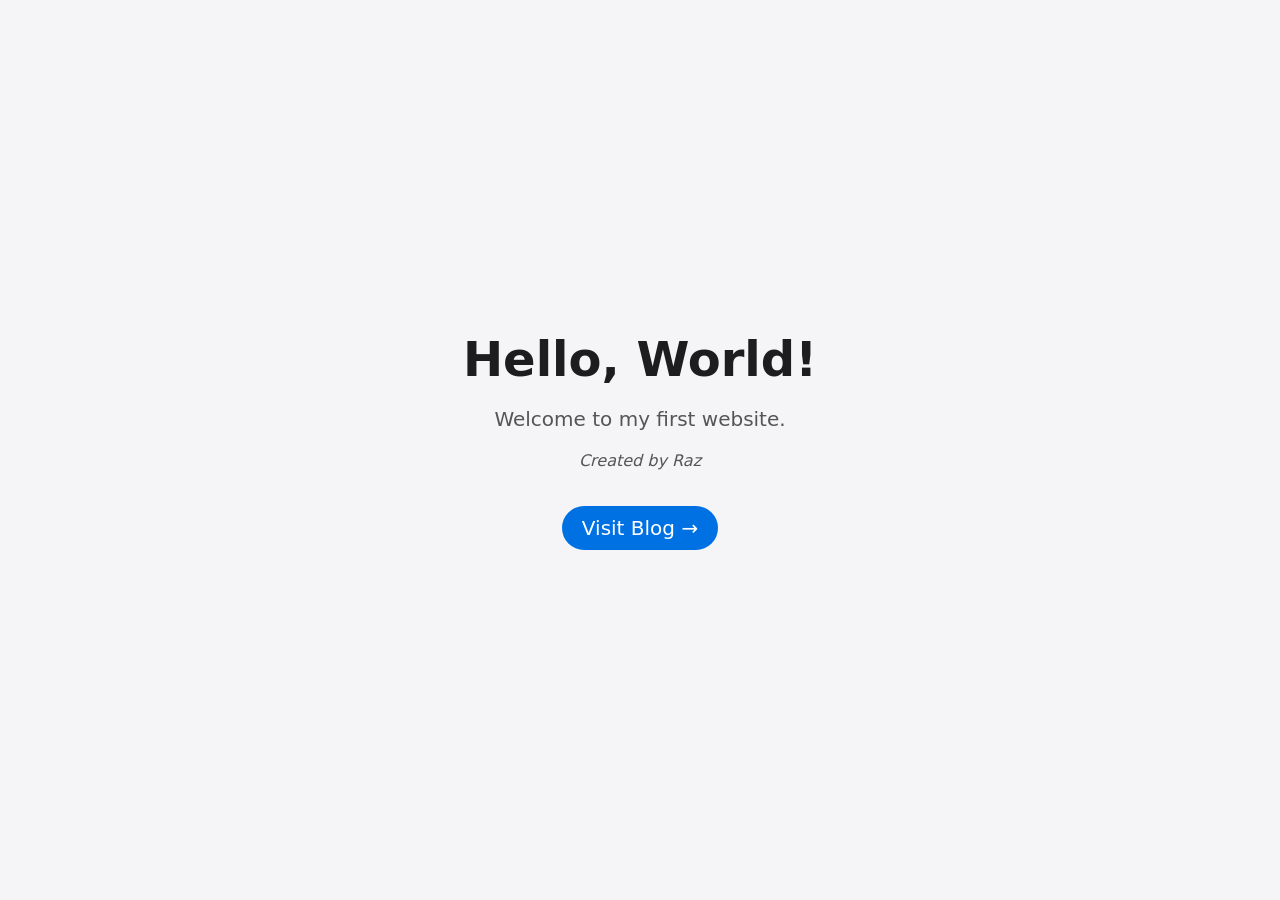
<file: index.html>
<!DOCTYPE html>
<html lang="en">
<head>
  <meta charset="UTF-8">
  <meta name="viewport" content="width=device-width, initial-scale=1.0">
  <title>Hello World</title>
  <link rel="stylesheet" href="style.css">
</head>
<body>
  <main>
    <h1>Hello, World!</h1>
    <p>Welcome to my first website.</p>
    <p class="creator">Created by Raz</p>
    <p><a href="blog.html" class="blog-link">Visit Blog <span aria-hidden="true">&rarr;</span></a></p>
  </main>
</body>
</html>
</file>
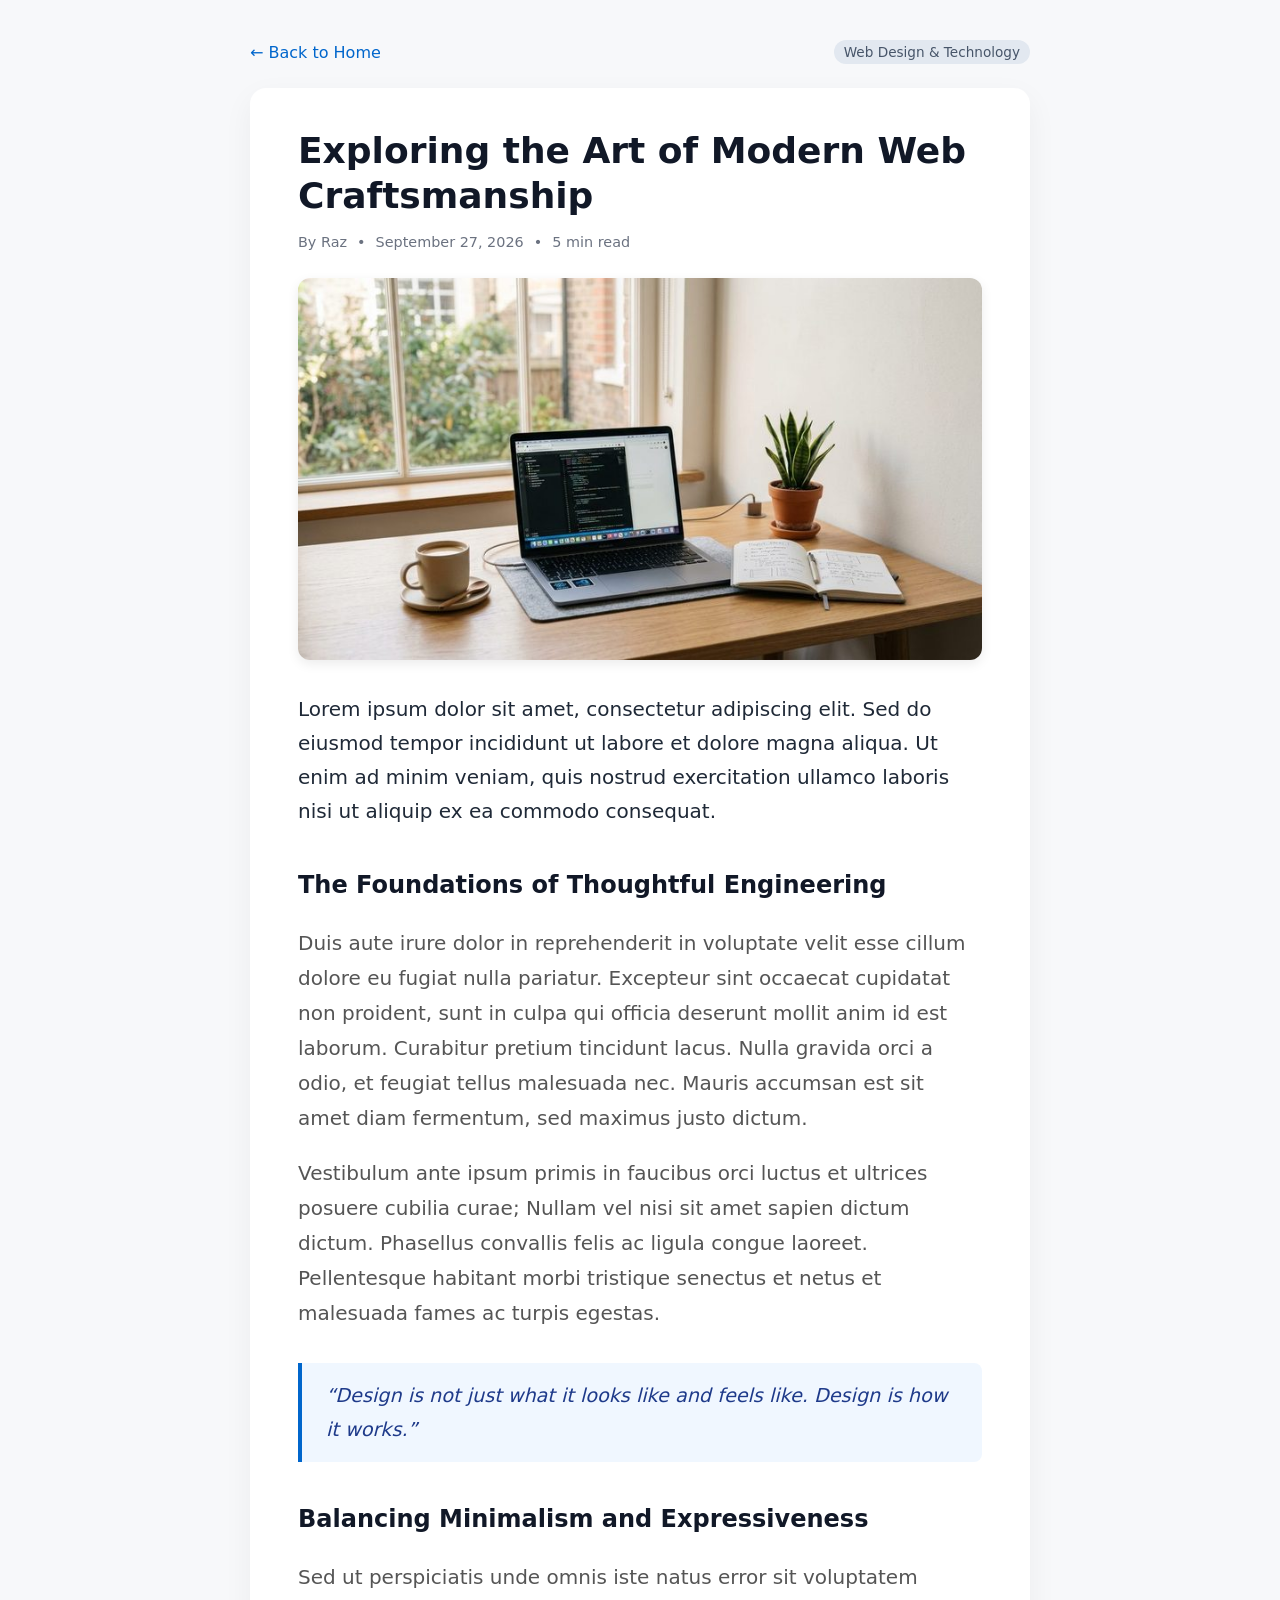
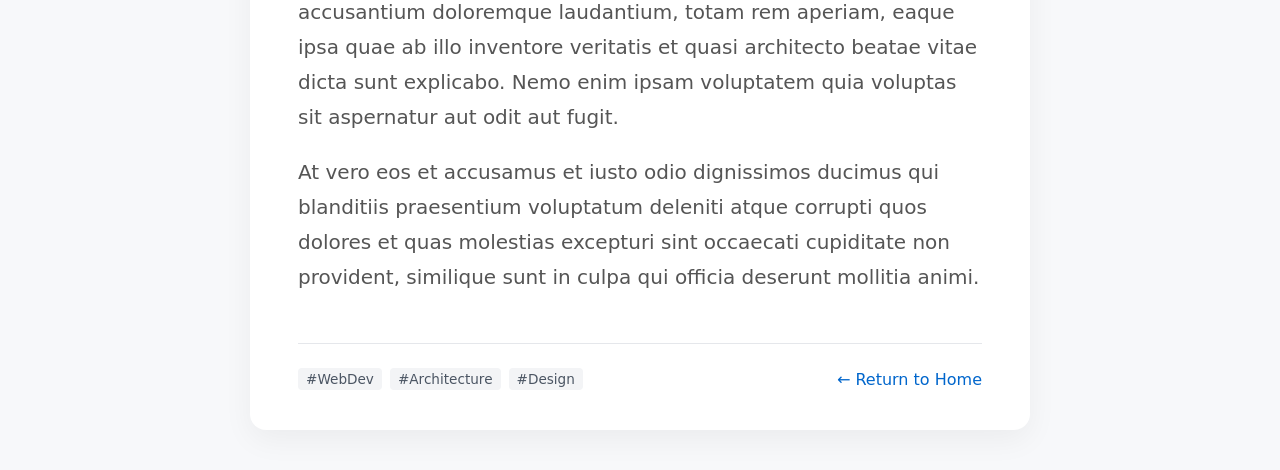
<file: blog.html>
<!DOCTYPE html>
<html lang="en">
<head>
  <meta charset="UTF-8">
  <meta name="viewport" content="width=device-width, initial-scale=1.0">
  <title>Exploring Web Craftsmanship - Blog</title>
  <link rel="stylesheet" href="style.css">
  <link rel="stylesheet" href="blog.css">
</head>
<body class="blog-body">
  <main class="blog-container">
    <header class="blog-header">
      <nav>
        <a href="index.html" class="nav-back"><span aria-hidden="true">←</span> Back to Home</a>
      </nav>
      <span class="blog-tag">Web Design &amp; Technology</span>
    </header>

    <article class="blog-post">
      <h1 class="post-title">Exploring the Art of Modern Web Craftsmanship</h1>

      <div class="post-meta">
        <span class="meta-author">By Raz</span>
        <span class="meta-divider" aria-hidden="true">•</span>
        <time class="meta-date" datetime="2026-09-27">September 27, 2026</time>
        <span class="meta-divider" aria-hidden="true">•</span>
        <span class="meta-readtime">5 min read</span>
      </div>

      <img src="sample.jpg" srcset="sample-768.jpg 768w, sample.jpg 1376w" sizes="(max-width: 600px) calc(100vw - 64px), 684px" class="featured-image" width="1376" height="768" alt="Laptop showing code on a wooden desk by a window, with a cup of coffee, a potted plant and an open notebook">

      <div class="post-content">
        <p class="lead">
          Lorem ipsum dolor sit amet, consectetur adipiscing elit. Sed do eiusmod tempor incididunt ut labore et dolore magna aliqua. Ut enim ad minim veniam, quis nostrud exercitation ullamco laboris nisi ut aliquip ex ea commodo consequat.
        </p>

        <h2>The Foundations of Thoughtful Engineering</h2>
        <p>
          Duis aute irure dolor in reprehenderit in voluptate velit esse cillum dolore eu fugiat nulla pariatur. Excepteur sint occaecat cupidatat non proident, sunt in culpa qui officia deserunt mollit anim id est laborum. Curabitur pretium tincidunt lacus. Nulla gravida orci a odio, et feugiat tellus malesuada nec. Mauris accumsan est sit amet diam fermentum, sed maximus justo dictum.
        </p>

        <p>
          Vestibulum ante ipsum primis in faucibus orci luctus et ultrices posuere cubilia curae; Nullam vel nisi sit amet sapien dictum dictum. Phasellus convallis felis ac ligula congue laoreet. Pellentesque habitant morbi tristique senectus et netus et malesuada fames ac turpis egestas.
        </p>

        <blockquote class="pullquote">
          &ldquo;Design is not just what it looks like and feels like. Design is how it works.&rdquo;
        </blockquote>

        <h2>Balancing Minimalism and Expressiveness</h2>
        <p>
          Sed ut perspiciatis unde omnis iste natus error sit voluptatem accusantium doloremque laudantium, totam rem aperiam, eaque ipsa quae ab illo inventore veritatis et quasi architecto beatae vitae dicta sunt explicabo. Nemo enim ipsam voluptatem quia voluptas sit aspernatur aut odit aut fugit.
        </p>
        <p>
          At vero eos et accusamus et iusto odio dignissimos ducimus qui blanditiis praesentium voluptatum deleniti atque corrupti quos dolores et quas molestias excepturi sint occaecati cupiditate non provident, similique sunt in culpa qui officia deserunt mollitia animi.
        </p>
      </div>

      <footer class="blog-footer">
        <ul class="footer-tags" aria-label="Tags">
          <li class="tag">#WebDev</li>
          <li class="tag">#Architecture</li>
          <li class="tag">#Design</li>
        </ul>
        <a href="index.html" class="footer-home-link"><span aria-hidden="true">←</span> Return to Home</a>
      </footer>
    </article>
  </main>
</body>
</html>
</file>
<file: style.css>
body {
  margin: 0;
  min-height: 100vh;
  display: flex;
  align-items: center;
  justify-content: center;
  font-family: system-ui, -apple-system, "Segoe UI", Roboto, sans-serif;
  background: #f5f5f7;
  color: #1d1d1f;
}

main {
  text-align: center;
  padding: 16px;
}

h1 {
  font-size: 3rem;
  margin: 0 0 0.5rem;
}

p {
  font-size: 1.25rem;
  color: #555;
}

.creator {
  font-size: 1rem;
  font-style: italic;
}

.blog-link {
  display: inline-block;
  margin-top: 1rem;
  padding: 10px 20px;
  background-color: #0071e3;
  color: #ffffff;
  border-radius: 980px;
  text-decoration: none;
  font-weight: 500;
  transition: background-color 0.2s ease;
}

.blog-link:hover {
  background-color: #005bb5;
}

@media (prefers-color-scheme: dark) {
  body {
    background: #1d1d1f;
    color: #f5f5f7;
  }

  p {
    color: #aaa;
  }
}
</file>
<file: blog.css>
/* Blog Styling */
.blog-body {
  display: block;
  min-height: 100vh;
  padding: 40px 20px;
  background-color: #f7f8fa;
}

.blog-container {
  max-width: 780px;
  margin: 0 auto;
  padding: 0;
  text-align: left;
}

.blog-header {
  display: flex;
  flex-wrap: wrap;
  justify-content: space-between;
  align-items: center;
  gap: 8px 16px;
  margin-bottom: 24px;
}

.nav-back, .footer-home-link {
  font-weight: 500;
  color: #0066cc;
  text-decoration: none;
}

.nav-back:hover, .footer-home-link:hover {
  text-decoration: underline;
}

.blog-tag {
  font-size: 0.85rem;
  background: #e2e8f0;
  color: #475569;
  padding: 4px 10px;
  border-radius: 999px;
  font-weight: 500;
}

.blog-post {
  background: #ffffff;
  padding: 40px 48px;
  border-radius: 16px;
  box-shadow: 0 10px 30px rgba(0, 0, 0, 0.05);
  color: #1d1d1f;
}

.post-title {
  font-size: 2.25rem;
  line-height: 1.25;
  margin: 0 0 16px 0;
  color: #111827;
}

.post-meta {
  display: flex;
  align-items: center;
  gap: 10px;
  font-size: 0.9rem;
  color: #6b7280;
  margin-bottom: 28px;
}

.featured-image {
  width: 100%;
  height: auto;
  border-radius: 12px;
  margin-bottom: 32px;
  display: block;
  box-shadow: 0 4px 12px rgba(0, 0, 0, 0.08);
}

.post-content {
  font-size: 1.125rem;
  line-height: 1.75;
  color: #374151;
}

.post-content .lead {
  font-size: 1.25rem;
  font-weight: 400;
  color: #1f2937;
  line-height: 1.7;
}

.post-content h2 {
  font-size: 1.5rem;
  margin-top: 36px;
  margin-bottom: 16px;
  color: #111827;
}

.pullquote {
  margin: 32px 0;
  padding: 16px 24px;
  border-left: 4px solid #0066cc;
  background-color: #f0f7ff;
  font-style: italic;
  font-size: 1.2rem;
  color: #1e3a8a;
  border-radius: 0 8px 8px 0;
}

.blog-footer {
  margin-top: 48px;
  padding-top: 24px;
  border-top: 1px solid #e5e7eb;
  display: flex;
  justify-content: space-between;
  align-items: center;
}

.footer-tags {
  display: flex;
  flex-wrap: wrap;
  gap: 8px;
  margin: 0;
  padding: 0;
  list-style: none;
}

.tag {
  font-size: 0.85rem;
  color: #4b5563;
  background: #f3f4f6;
  padding: 3px 8px;
  border-radius: 4px;
}

@media (max-width: 600px) {
  .blog-body {
    padding: 20px 12px;
  }

  .blog-post {
    padding: 24px 20px;
  }

  .post-title {
    font-size: 1.75rem;
  }

  .post-meta {
    flex-wrap: wrap;
    gap: 4px 10px;
  }

  .blog-footer {
    flex-direction: column;
    align-items: flex-start;
    gap: 16px;
  }
}

@media (prefers-color-scheme: dark) {
  .blog-body {
    background-color: #0f172a;
  }

  .blog-post {
    background-color: #1e293b;
    box-shadow: 0 10px 30px rgba(0, 0, 0, 0.4);
    color: #e2e8f0;
  }

  .post-title, .post-content h2 {
    color: #f1f5f9;
  }

  .nav-back, .footer-home-link {
    color: #60a5fa;
  }

  .post-meta {
    color: #94a3b8;
  }

  .blog-tag {
    background: #334155;
    color: #cbd5e1;
  }

  .post-content {
    color: #cbd5e1;
  }

  .post-content .lead {
    color: #e2e8f0;
  }

  .pullquote {
    background-color: #1e3a5f;
    color: #bfdbfe;
    border-left-color: #3b82f6;
  }

  .blog-footer {
    border-top-color: #334155;
  }

  .tag {
    background: #334155;
    color: #cbd5e1;
  }
}
</file>
